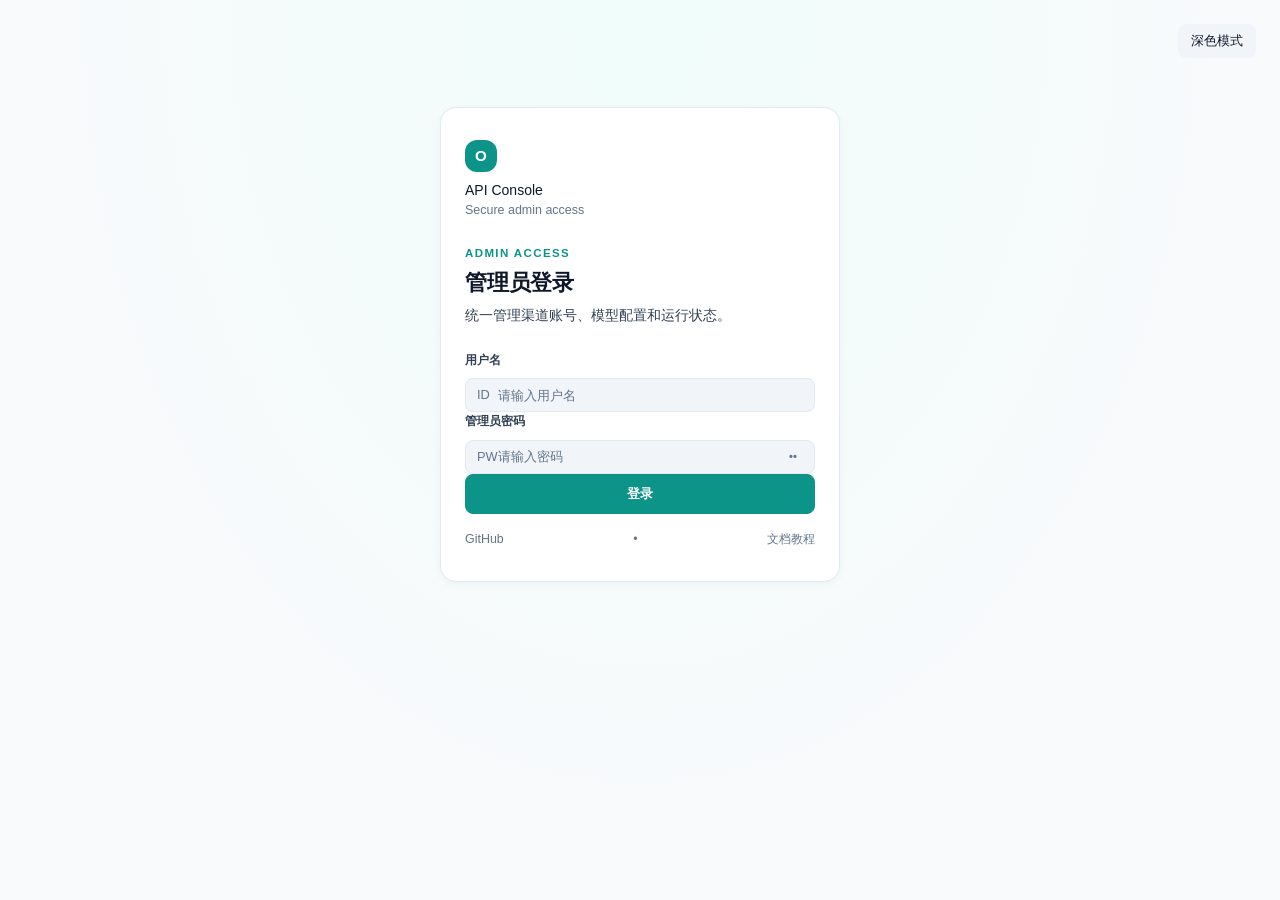
<file: web/static/login.html>
<!DOCTYPE html>
<html lang="zh-CN">
<head>
    <meta charset="UTF-8">
    <meta name="viewport" content="width=device-width, initial-scale=1.0">
    <title>管理登录 - API Console</title>
    <script src="js/theme.js?v=__ASSET_VERSION__"></script>
    <!-- Use the refined main.css -->
    <link rel="stylesheet" href="css/main.css?v=__ASSET_VERSION__">
</head>
<body class="login-body">
    <button class="btn login-theme-toggle" type="button" data-theme-toggle><span data-theme-label>深色模式</span></button>
    <div class="login-card">
        <div class="login-brand">
            <div class="logo">O</div>
            <div>
                <div class="title">API Console</div>
                <div class="login-brand-subtitle">Secure admin access</div>
            </div>
        </div>

        <div class="login-hero">
            <div class="login-kicker">Admin access</div>
            <h1>管理员登录</h1>
            <p>统一管理渠道账号、模型配置和运行状态。</p>
        </div>

        <form id="loginForm">
            <div class="form-group">
                <label class="form-label">用户名</label>
                <div class="input-wrapper">
                    <span class="input-icon">ID</span>
                    <input type="text" id="username" class="form-input" placeholder="请输入用户名" required autocomplete="username">
                </div>
            </div>

            <div class="form-group">
                <label class="form-label">管理员密码</label>
                <div class="input-wrapper">
                    <span class="input-icon">PW</span>
                    <input type="password" id="password" class="form-input" placeholder="请输入密码" required autocomplete="current-password">
                    <button type="button" class="btn-icon password-toggle" id="passwordToggle" aria-label="切换密码可见性">••</button>
                </div>
            </div>

            <button type="submit" class="btn btn-primary login-submit" id="loginBtn">
                <div class="loading-spinner" id="spinner" style="display: none; width: 18px; height: 18px; border: 2px solid rgba(255,255,255,0.3); border-top-color: white; border-radius: 50%; animation: spin 0.8s linear infinite;"></div>
                <span>登录</span>
            </button>
        </form>

        <div class="login-links">
            <a href="https://github.com/zhangdailin/Orchids-2api" target="_blank">GitHub</a>
            <span>•</span>
            <a href="https://github.com/zhangdailin/Orchids-2api#文档" target="_blank">文档教程</a>
        </div>
    </div>

    <!-- Toast Notification -->
    <div id="toast" class="toast">
        <span class="toast-mark">ER</span>
        <span id="toastMessage">登录失败，请检查账号密码</span>
    </div>

    <script>
        const form = document.getElementById('loginForm');
        const loginBtn = document.getElementById('loginBtn');
        const spinner = document.getElementById('spinner');
        const passwordInput = document.getElementById('password');
        const passwordToggle = document.getElementById('passwordToggle');
        const toast = document.getElementById('toast');
        const toastMessage = document.getElementById('toastMessage');

        passwordToggle.addEventListener('click', () => {
            const type = passwordInput.getAttribute('type') === 'password' ? 'text' : 'password';
            passwordInput.setAttribute('type', type);
            passwordToggle.textContent = type === 'password' ? '••' : 'ON';
        });

        function showToast(msg) {
            toastMessage.textContent = msg;
            toast.classList.add('show');
            setTimeout(() => {
                toast.classList.remove('show');
            }, 3000);
        }

        form.addEventListener('submit', async (e) => {
            e.preventDefault();

            const username = document.getElementById('username').value;
            const password = passwordInput.value;

            // UI loading state
            loginBtn.disabled = true;
            spinner.style.display = 'block';
            loginBtn.querySelector('span').textContent = '正在登录...';

            try {
                const response = await fetch('/api/login', {
                    method: 'POST',
                    headers: { 'Content-Type': 'application/json' },
                    body: JSON.stringify({ username, password })
                });

                if (response.ok) {
                    window.location.href = './';
                } else {
                    const error = await response.text();
                    showToast(error || '登录失败，请重试');
                }
            } catch (err) {
                showToast('网络连接失败');
            } finally {
                loginBtn.disabled = false;
                spinner.style.display = 'none';
                loginBtn.querySelector('span').textContent = '登录';
            }
        });
    </script>
</body>
</html>
</file>
<file: web/static/css/main.css>
/* API Console: main.css */
.responsive-table td { overflow-wrap: anywhere; }
@media (max-width: 640px) {
  .table-wrap:has(.responsive-table) { overflow: visible; }
  .responsive-table, .table-wrap .responsive-table { display: block; width: 100%; min-width: 0; table-layout: auto; }
  .responsive-table thead { position: absolute; width: 1px; height: 1px; overflow: hidden; clip-path: inset(50%); }
  .responsive-table tbody { display: grid; gap: var(--space-3); }
  .responsive-table tbody tr { display: grid; grid-template-columns: repeat(2, minmax(0, 1fr)); padding: var(--space-4); border: 1px solid var(--border-color); border-radius: var(--radius-lg); background: var(--surface-1); }
  .table-wrap .responsive-table tbody td, .responsive-table tbody td { display: flex; flex-direction: column; gap: var(--space-1); width: auto; min-width: 0; max-width: none; padding: var(--space-2); border: 0; white-space: normal; text-align: left; align-items: flex-start; }
  .responsive-table td::before { content: attr(data-label); color: var(--text-muted); font-size: 0.74rem; }
  .responsive-table td[data-label=""]::before { display: none; }
  .responsive-table .col-token, .responsive-table .col-model, .responsive-table .col-actions, .responsive-table td[data-label="Token"], .responsive-table td[data-label="访问策略"], .responsive-table td[data-label="操作"] { grid-column: 1 / -1; }
}
:root {
  color-scheme: light;
  --bg-app: #f8fafc;
  --surface-1: #ffffff;
  --surface-2: #f1f5f9;
  --surface-3: #e2e8f0;
  --bg-inset: #f1f5f9;
  --bg-sidebar: #ffffff;
  --text-main: #0f172a;
  --text-soft: #334155;
  --text-secondary: #475569;
  --text-muted: #64748b;
  --text-faint: #64748b;
  --text-on-accent: #ffffff;
  --accent: #0d9488;
  --accent-strong: #0f766e;
  --accent-soft: #f0fdfa;
  --accent-line: #99f6e4;
  --ok: #15803d;
  --ok-soft: #f0fdf4;
  --warn: #a16207;
  --warn-soft: #fffbeb;
  --bad: #be123c;
  --bad-soft: #fff1f2;
  --info: #2563eb;
  --info-soft: #eff6ff;
  --idle: #64748b;
  --idle-soft: #f1f5f9;
  --accent-purple: #7c3aed;
  --accent-green: var(--ok);
  --border-color: #e2e8f0;
  --border-strong: #cbd5e1;
  --shadow-md: 0 2px 8px rgba(15, 23, 42, 0.04);
  --shadow-lg: 0 20px 60px rgba(15, 23, 42, 0.12);
  --shadow-glow: 0 0 0 3px rgba(20, 184, 166, 0.16);


  --space-1: 4px;
  --space-2: 8px;
  --space-3: 12px;
  --space-4: 16px;
  --space-5: 20px;
  --space-6: 24px;
  --space-8: 32px;
  --space-10: 40px;


  --radius-sm: 8px;
  --radius-md: 12px;
  --radius-lg: 16px;
  --radius-pill: 999px;


  --control-h: 34px;
  --control-h-sm: 28px;
  --control-h-lg: 40px;


  --sidebar-w: clamp(248px, calc(3.6vw + 196px), 288px);


  --content-max: min(3200px, calc(100% - var(--sidebar-w)));

  --font-sans: -apple-system, BlinkMacSystemFont, 'Segoe UI', 'PingFang SC', 'Microsoft YaHei', sans-serif;
  --font-mono: ui-monospace, SFMono-Regular, 'JetBrains Mono', 'Cascadia Mono', Consolas, monospace;

  --transition: 140ms ease;
  --z-sidebar: 60;
  --z-overlay: 70;
  --z-drawer: 80;
  --z-modal: 90;
  --z-toast: 100;
}

:root[data-theme="dark"] {
  color-scheme: dark;
  --bg-app: #0f172a;
  --surface-1: #182235;
  --surface-2: #1e293b;
  --surface-3: #334155;
  --bg-inset: #111c2e;
  --bg-sidebar: #131d30;
  --text-main: #f1f5f9;
  --text-soft: #cbd5e1;
  --text-secondary: #a8b7cb;
  --text-muted: #94a3b8;
  --text-faint: #94a3b8;
  --accent: #2dd4bf;
  --accent-strong: #5eead4;
  --accent-soft: rgba(45, 212, 191, 0.12);
  --accent-line: rgba(45, 212, 191, 0.3);
  --text-on-accent: #042f2e;
  --ok: #4ade80;
  --ok-soft: rgba(74, 222, 128, 0.12);
  --warn: #fbbf24;
  --warn-soft: rgba(251, 191, 36, 0.12);
  --bad: #fb7185;
  --bad-soft: rgba(251, 113, 133, 0.12);
  --info: #60a5fa;
  --info-soft: rgba(96, 165, 250, 0.12);
  --idle: #94a3b8;
  --idle-soft: rgba(148, 163, 184, 0.12);
  --accent-purple: #c4b5fd;
  --border-color: #2a374b;
  --border-strong: #40516b;
  --shadow-md: 0 2px 8px rgba(0, 0, 0, 0.12);
  --shadow-lg: 0 20px 60px rgba(0, 0, 0, 0.3);
}

@media (min-width: 901px) {
:root.sidebar-collapsed { --sidebar-w: 72px; }

.sidebar-collapsed .sidebar-brand-text,
.sidebar-collapsed .sidebar-link > span:last-child,
.sidebar-collapsed .sidebar-footer-stats,
.sidebar-collapsed .sidebar-tool-label,
.sidebar-collapsed .sidebar-logout > span:last-child { display: none; }

.sidebar-collapsed .sidebar-header,
.sidebar-collapsed .sidebar-link { justify-content: center; }

.sidebar-collapsed .sidebar-tools { grid-template-columns: 1fr; }
}

.sidebar-tools { display: grid; grid-template-columns: 1fr auto; gap: 8px; margin-bottom: 12px; }

.sidebar-tools .btn { min-width: 0; gap: 8px; }

.sidebar-tool-icon { font-size: 18px; line-height: 1; }

.mobile-theme-toggle { margin-left: auto; }

.login-theme-toggle { position: fixed; top: 24px; right: 24px; }

@media (max-width: 900px) {
[data-sidebar-collapse] { display: none; }
}

*,
*::before,
*::after {
  box-sizing: border-box;
}

* {
  margin: 0;
  padding: 0;
}

[hidden] {
  display: none !important;
}

html {
  -webkit-text-size-adjust: 100%;
}

body {
  display: flex;
  min-height: 100vh;
  background: var(--bg-app);
  color: var(--text-main);
  font-family: var(--font-sans);
  font-size: 14px;
  line-height: 1.55;
  -webkit-font-smoothing: antialiased;
}

a {
  color: inherit;
  text-decoration: none;
}

h1,
h2,
h3,
h4 {
  font-weight: 650;
  line-height: 1.25;
  letter-spacing: -0.01em;
}

h1 { font-size: 1.35rem; }

h2 { font-size: 1rem; }

h3 { font-size: 0.94rem; }

p { color: var(--text-soft); }

ul,
ol { list-style: none; }

img,
svg { display: block; max-width: 100%; }

code,
pre,
.key-display {
  font-family: var(--font-mono);
}

:focus-visible {
  outline: 2px solid var(--accent);
  outline-offset: 2px;
}

::selection {
  background: var(--accent-soft);
  color: var(--text-main);
}

::-webkit-scrollbar { width: 10px; height: 10px; }

::-webkit-scrollbar-track { background: transparent; }

::-webkit-scrollbar-thumb {
  background: rgba(148, 163, 184, 0.28);
  border: 3px solid transparent;
  background-clip: content-box;
  border-radius: var(--radius-pill);
}

::-webkit-scrollbar-thumb:hover { background: rgba(148, 163, 184, 0.45); background-clip: content-box; }

body::before,
.blob {
  display: none !important;
}

.sidebar {
  position: fixed;
  inset: 0 auto 0 0;
  z-index: var(--z-sidebar);
  display: flex;
  flex-direction: column;
  width: var(--sidebar-w);
  padding: var(--space-4) var(--space-3) var(--space-3);
  background: var(--bg-sidebar);
  border-right: 1px solid var(--border-color);
  overflow-y: auto;
}

.sidebar-header {
  display: flex;
  align-items: center;
  gap: var(--space-3);
  padding: var(--space-2) var(--space-2) var(--space-4);
}

.logo {
  flex: none;
  display: grid;
  place-items: center;
  width: 32px;
  height: 32px;
  border-radius: var(--radius-md);
  background: var(--accent);
  color: var(--text-on-accent);
  font-weight: 800;
  font-size: 0.95rem;
}

.sidebar-brand-text { min-width: 0; }

.sidebar-header .title,
.mobile-topbar-brand .title {
  color: var(--text-main);
  font-size: 0.95rem;
  font-weight: 700;
  letter-spacing: -0.01em;
}

.sidebar-subtitle {
  color: var(--text-muted);
  font-size: 0.72rem;
  letter-spacing: 0.04em;
  text-transform: uppercase;
}

.sidebar-menu {
  display: flex;
  flex-direction: column;
  gap: 2px;
}

.sidebar-item { display: block; }

.sidebar-link {
  display: flex;
  align-items: center;
  gap: var(--space-3);
  padding: 11px 12px;
  border-radius: var(--radius-sm);
  color: var(--text-secondary);
  font-size: 0.86rem;
  font-weight: 500;
  transition: background var(--transition), color var(--transition);
}

.sidebar-link:hover {
  background: var(--surface-2);
  color: var(--text-main);
}

.sidebar-link.active {
  background: var(--accent-soft);
  color: var(--accent);
  font-weight: 650;
}

.nav-glyph {
  flex: none;
  display: grid;
  place-items: center;
  width: 20px;
  height: 20px;
  border-radius: var(--radius-sm);
  color: currentColor;
  font-size: 0.62rem;
  font-weight: 700;
}

.nav-glyph svg {
  width: 16px;
  height: 16px;
  fill: none;
  stroke: currentColor;
  stroke-width: 1.7;
  stroke-linecap: round;
  stroke-linejoin: round;
}

.nav-glyph-small { width: 16px; height: 16px; }

.sidebar-footer {
  margin-top: auto;
  padding-top: var(--space-4);
  border-top: 1px solid var(--border-color);
}

.sidebar-footer-stats {
  display: grid;
  grid-template-columns: repeat(3, minmax(0, 1fr));
  gap: var(--space-2);
  margin-bottom: var(--space-3);
}

.footer-stat-item {
  display: flex;
  flex-direction: column;
  gap: 2px;
  padding: var(--space-2);
  border-radius: var(--radius-sm);
  background: var(--surface-1);
}

.footer-stat-label { color: var(--text-muted); font-size: 0.7rem; }

.footer-stat-value { font-variant-numeric: tabular-nums; font-size: 0.95rem; font-weight: 650; }

.footer-stat-value.normal { color: var(--ok); }

.footer-stat-value.abnormal { color: var(--bad); }

.sidebar-logout {
  width: 100%;
  justify-content: center;
}

.mobile-topbar {
  display: none;
  position: fixed;
  inset: 0 0 auto 0;
  z-index: var(--z-overlay);
  align-items: center;
  gap: var(--space-3);
  height: 56px;
  padding: 0 var(--space-4);
  background: var(--bg-sidebar);
  border-bottom: 1px solid var(--border-color);
  backdrop-filter: blur(12px);
}

.mobile-topbar-brand { display: flex; align-items: center; gap: var(--space-3); }

.mobile-menu-btn {
  display: grid;
  gap: var(--space-1);
  width: 36px;
  height: 36px;
  padding: 9px;
  border: 1px solid var(--border-color);
  border-radius: var(--radius-sm);
  background: var(--surface-2);
  cursor: pointer;
}

.mobile-menu-btn span {
  display: block;
  height: 2px;
  border-radius: var(--radius-pill);
  background: var(--text-soft);
}

.sidebar-overlay {
  display: none;
  position: fixed;
  inset: 0;

  z-index: calc(var(--z-sidebar) - 1);
  background: rgba(3, 6, 12, 0.6);
}

.sidebar-overlay.active { display: block; }

.main-content {
  flex: 1;
  min-width: 0;
  width: 100%;
  max-width: var(--content-max);
  margin: 0 0 0 var(--sidebar-w);
  padding: var(--space-8) var(--space-8) var(--space-10);
  animation: none;
}

.header-section {
  display: flex;
  flex-wrap: wrap;
  align-items: flex-end;
  justify-content: space-between;
  gap: var(--space-4) var(--space-6);
  margin-bottom: var(--space-5);
}

.header-section > div:first-child {
  flex: 0 1 auto;
  min-width: max-content;
}

.header-section h1 {
  margin-bottom: var(--space-1);
  font-size: 1.5rem;
  font-weight: 700;
  white-space: nowrap;
}

.header-section p,
.page-sub {
  max-width: 76ch;
  color: var(--text-secondary);
  font-size: 0.86rem;
}

.page-actions {
  display: flex;
  flex-wrap: wrap;
  align-items: center;
  gap: var(--space-2);
  flex: 0 0 auto;
  margin-left: auto;
}

.btn,
.btn-primary,
.btn-secondary,
.btn-outline,
.btn-neutral,
.btn-danger,
.btn-danger-outline,
.btn-save,
.btn-page,
.btn-icon,
.action-icon,
.panel-close-btn {
  display: inline-flex;
  align-items: center;
  justify-content: center;
  gap: var(--space-2);
  height: var(--control-h);
  padding: 0 var(--space-3);
  border: 1px solid transparent;
  border-radius: var(--radius-sm);
  background: var(--surface-2);
  color: var(--text-main);
  font-family: inherit;
  font-size: 0.82rem;
  font-weight: 550;
  line-height: 1;
  white-space: nowrap;
  cursor: pointer;
  transition: background var(--transition), border-color var(--transition), color var(--transition), opacity var(--transition);
}

.btn:hover,
.btn-secondary:hover,
.btn-outline:hover,
.btn-neutral:hover,
.btn-icon:hover,
.action-icon:hover,
.panel-close-btn:hover {
  background: var(--surface-3);
  border-color: var(--border-strong);
}

.btn:disabled,
.btn[disabled],
.btn.is-loading {
  opacity: 0.45;
  cursor: not-allowed;
}

.btn-primary,
.btn-save {
  background: var(--accent);
  border-color: var(--accent);
  color: var(--text-on-accent);
  font-weight: 650;
}

.btn-primary:hover,
.btn-save:hover {
  background: var(--accent-strong);
  border-color: var(--accent-strong);
  color: var(--text-on-accent);
}

.btn-outline {
  background: transparent;
  border-color: var(--border-strong);
  color: var(--text-soft);
}

.btn-neutral { background: var(--surface-3); }

.btn-danger {
  background: var(--bad-soft);
  border-color: rgba(251, 113, 133, 0.4);
  color: var(--bad);
}

.btn-danger:hover {
  background: rgba(251, 113, 133, 0.22);
  color: var(--bad);
}

.btn-danger-outline {
  background: transparent;
  border-color: rgba(251, 113, 133, 0.45);
  color: var(--bad);
}

.btn-sm { height: var(--control-h-sm); padding: 0 var(--space-2); font-size: 0.78rem; }

.btn-icon,
.action-icon,
.panel-close-btn {
  width: var(--control-h);
  padding: 0;
  background: transparent;
  border-color: var(--border-color);
  color: var(--text-secondary);
}

.panel-close-btn { width: var(--control-h-sm); height: var(--control-h-sm); }

.btn-page,
.tab-item,
.filter-tabs .tab-item {
  height: var(--control-h-sm);
  padding: 0 var(--space-3);
  border-radius: var(--radius-pill);
  border: 1px solid var(--border-color);
  background: transparent;
  color: var(--text-secondary);
  font-size: 0.78rem;
  font-weight: 550;
}

.btn-page:hover,
.tab-item:hover {
  border-color: var(--border-strong);
  color: var(--text-main);
  background: var(--surface-2);
}

.tab-item.active,
.tab-item.is-active,
.btn-page-current {
  background: var(--accent-soft);
  border-color: var(--accent-line);
  color: var(--accent);
  font-weight: 650;
}

.btn-page-current { cursor: default; }

input,
select,
textarea,
.form-input {
  width: 100%;
  min-height: var(--control-h);
  padding: 0 var(--space-3);
  border: 1px solid var(--border-color);
  border-radius: var(--radius-sm);
  background: var(--bg-inset);
  color: var(--text-main);
  font-family: inherit;
  font-size: 0.84rem;
  transition: border-color var(--transition), box-shadow var(--transition);
}

textarea {
  min-height: 96px;
  padding: var(--space-3);
  line-height: 1.6;
  resize: vertical;
}

input::placeholder,
textarea::placeholder { color: var(--text-faint); }

input:focus,
select:focus,
textarea:focus,
.form-input:focus {
  outline: none;
  border-color: var(--accent-line);
  box-shadow: var(--shadow-glow);
}

input:disabled,
select:disabled,
textarea:disabled {
  opacity: 0.55;
  cursor: not-allowed;
}

select {
  appearance: none;
  padding-right: var(--space-8);
  background-image: linear-gradient(45deg, transparent 50%, var(--text-muted) 50%),
    linear-gradient(135deg, var(--text-muted) 50%, transparent 50%);
  background-position: calc(100% - 18px) 50%, calc(100% - 13px) 50%;
  background-size: 5px 5px, 5px 5px;
  background-repeat: no-repeat;
  cursor: pointer;
}

select option { background: var(--surface-3); color: var(--text-main); }

input[type="checkbox"],
input[type="radio"],
.row-checkbox {
  width: 16px;
  height: 16px;
  min-height: 0;
  padding: 0;
  accent-color: var(--accent);
  cursor: pointer;
}

.row-checkbox { vertical-align: middle; }

input[type="range"] {
  min-height: 0;
  padding: 0;
  border: 0;
  background: transparent;
  accent-color: var(--accent);
}

.compact-select {
  min-width: 108px;
  min-height: var(--control-h-sm);
  font-size: 0.78rem;
  width: auto;
}

.form-group { display: flex; flex-direction: column; gap: var(--space-2); }

.form-label {
  display: flex;
  align-items: center;
  gap: var(--space-2);
  color: var(--text-soft);
  font-size: 0.78rem;
  font-weight: 600;
}

.form-row {
  display: grid;
  grid-template-columns: minmax(160px, 240px) minmax(0, 1fr);
  gap: var(--space-4);
  align-items: start;
}

.input-wrapper {
  position: relative;
  display: flex;
  align-items: center;
}

.input-wrapper .input-icon {
  position: absolute;
  left: var(--space-3);
  display: grid;
  place-items: center;
  color: var(--text-faint);
  font-size: 0.8rem;
  pointer-events: none;
}

.input-wrapper .input-icon ~ input { padding-left: var(--space-8); }

.password-toggle {
  position: absolute;
  right: var(--space-2);
  display: grid;
  place-items: center;
  width: var(--control-h-sm);
  height: var(--control-h-sm);
  border: 0;
  border-radius: var(--radius-sm);
  background: transparent;
  color: var(--text-muted);
  font-size: 0.7rem;
  cursor: pointer;
}

.password-toggle:hover { color: var(--text-main); background: var(--surface-2); }

.toggle {
  position: relative;
  display: inline-flex;
  align-items: center;
  width: 38px;
  height: 22px;
  flex: none;
  border-radius: var(--radius-pill);
  background: var(--surface-3);
  border: 1px solid var(--border-strong);
  cursor: pointer;
  transition: background var(--transition), border-color var(--transition);
}

.toggle-slider {
  position: absolute;
  top: 2px;
  left: 2px;
  width: 16px;
  height: 16px;
  border-radius: 50%;
  background: var(--text-soft);
  transition: transform var(--transition), background var(--transition);
}

.toggle.active .toggle-slider {
  transform: translateX(16px);
  background: var(--text-on-accent);
}

.toggle:has(input:checked),
.toggle.active {
  background: var(--accent);
  border-color: var(--accent);
}

.toggle:has(input:checked) .toggle-slider {
  transform: translateX(16px);
  background: var(--text-on-accent);
}

.toggle input { position: absolute; opacity: 0; pointer-events: none; }

.advanced-settings {
  border: 1px solid var(--border-color);
  border-radius: var(--radius-md);
  background: var(--surface-1);
  overflow: hidden;
}

.advanced-settings > summary {
  padding: var(--space-3) var(--space-4);
  color: var(--text-soft);
  font-size: 0.8rem;
  font-weight: 600;
  cursor: pointer;
  list-style: none;
}

.advanced-settings > summary::-webkit-details-marker { display: none; }

.advanced-settings > summary::before {
  content: "＋";
  margin-right: var(--space-2);
  color: var(--text-muted);
}

.advanced-settings[open] > summary::before { content: "－"; }

.advanced-settings[open] > summary { border-bottom: 1px solid var(--border-color); }

.advanced-settings .advanced-body { padding: var(--space-4); }

.content-card,
.doc-callout,
.doc-table-wrap {
  border: 1px solid var(--border-color);
  border-radius: var(--radius-lg);
  background: var(--surface-1);
  box-shadow: none;
}

.content-card { overflow: hidden; }

.card-head {
  display: flex;
  flex-wrap: wrap;
  align-items: center;
  justify-content: space-between;
  gap: var(--space-3);
  padding: var(--space-4) var(--space-5);
  border-bottom: 1px solid var(--border-color);
}

.card-head h2 {
  font-size: 0.92rem;
  font-weight: 650;
}

.stat-icon.total { background: var(--info-soft); color: var(--info); }

.stat-icon.selected { background: rgba(167, 139, 250, 0.14); color: var(--accent-purple); }

.modal-close {
  display: grid;
  place-items: center;
  width: var(--control-h);
  height: var(--control-h);
  border: 0;
  border-radius: var(--radius-sm);
  background: transparent;
  color: var(--text-muted);
  font-size: 1.15rem;
  line-height: 1;
  cursor: pointer;
}

.modal-close:hover { background: var(--surface-3); color: var(--text-main); }

.hint,
.helper-text {
  color: var(--text-muted);
  font-size: 0.75rem;
  line-height: 1.6;
}

.stats-grid {
  display: grid;
  grid-template-columns: repeat(auto-fit, minmax(200px, 1fr));
  gap: var(--space-3);
  margin-bottom: var(--space-5);
}

.stat-card {
  display: flex;
  align-items: flex-end;
  justify-content: space-between;
  gap: var(--space-3);
  min-height: 92px;
  padding: var(--space-4);
  border: 1px solid var(--border-color);
  border-radius: var(--radius-lg);
  background: var(--surface-1);
}

.stat-card::after { content: none; }

.stat-info,
.form-row-control {
  display: flex;
  flex-direction: column;
  gap: var(--space-2);
  min-width: 0;
}

.stat-info .label {
  color: var(--text-muted);
  font-size: 0.74rem;
  font-weight: 550;
  letter-spacing: 0.01em;
}

.stat-info .value {
  color: var(--text-main);
  font-size: 1.6rem;
  font-weight: 700;
  font-variant-numeric: tabular-nums;
  letter-spacing: -0.02em;
  line-height: 1.1;
}

.stat-icon {
  display: grid;
  place-items: center;
  width: 28px;
  height: 28px;
  flex: none;
  border-radius: var(--radius-sm);
  background: var(--surface-3);
  color: var(--text-secondary);
  font-size: 0.66rem;
  font-weight: 700;
}

.stat-icon svg {
  width: 16px;
  height: 16px;
  fill: none;
  stroke: currentColor;
  stroke-width: 1.8;
  stroke-linecap: round;
  stroke-linejoin: round;
}

.metric-positive { color: var(--ok); }

.metric-negative { color: var(--bad); }

.metric-accent { color: var(--accent); }

.table-wrap,
.doc-table-wrap {
  width: 100%;
  overflow-x: auto;
}

table {
  width: 100%;
  border-collapse: separate;
  border-spacing: 0;
  font-size: 0.83rem;
}

table thead th {
  position: sticky;
  top: 0;
  z-index: 2;
  padding: var(--space-3) var(--space-4);
  border-bottom: 1px solid var(--border-strong);
  background: var(--surface-2);
  color: var(--text-muted);
  font-size: 0.74rem;
  font-weight: 600;
  text-align: left;
  white-space: nowrap;
}

table tbody td {
  padding: var(--space-3) var(--space-4);
  border-bottom: 1px solid var(--border-color);
  color: var(--text-soft);
  vertical-align: middle;
}

table tbody tr:hover td { background: var(--surface-2); }

table tbody tr:last-child td { border-bottom: 0; }

.table-empty-cell {
  padding: var(--space-8) var(--space-4);
  color: var(--text-muted);
  text-align: center;
}

.col-check { width: 40px; text-align: center; }

.col-actions { width: 120px; text-align: right; white-space: nowrap; }

.col-model { min-width: 220px; }

.col-status { width: 120px; }

.col-sort,
.col-toggle { width: 90px; }

.col-token { max-width: 260px; }

.pagination-shell {
  display: flex;
  flex-wrap: wrap;
  align-items: center;
  justify-content: space-between;
  gap: var(--space-3);
  padding: var(--space-3) var(--space-4);
  border-top: 1px solid var(--border-color);
  background: var(--surface-1);
}

.pagination-controls { display: flex; align-items: center; gap: var(--space-2); }

.pagination-info { color: var(--text-muted); font-size: 0.76rem; }

.badge,
.tag,
.mini-badge,
.protocol-tag {
  display: inline-flex;
  align-items: center;
  gap: var(--space-1);
  height: 22px;
  padding: 0 var(--space-2);
  border: 1px solid var(--border-color);
  border-radius: var(--radius-pill);
  background: var(--idle-soft);
  color: var(--text-soft);
  font-size: 0.72rem;
  font-weight: 600;
  line-height: 1;
  white-space: nowrap;
}

.is-ok,
.tag.is-ok { color: var(--ok); border-color: rgba(74, 222, 155, 0.35); background: var(--ok-soft); }

.is-warn,
.is-warning { color: var(--warn); border-color: rgba(245, 194, 100, 0.35); background: var(--warn-soft); }

.is-bad,
.is-error,
.warning-text { color: var(--bad); border-color: rgba(251, 113, 133, 0.35); background: var(--bad-soft); }

.is-info { color: var(--info); border-color: rgba(108, 182, 255, 0.35); background: var(--info-soft); }

.is-idle,
.is-loading { color: var(--idle); border-color: var(--border-strong); background: var(--idle-soft); }

.badge-grok,
.badge-workbuddy,
.badge-qoder,
.badge-cline,
.protocol-tag-claude,
.protocol-tag-openai {
  font-family: var(--font-mono);
  font-size: 0.7rem;
  letter-spacing: 0.02em;
}

.badge-grok { color: var(--accent); border-color: var(--accent-line); background: var(--accent-soft); }

.badge-workbuddy { color: var(--ok); border-color: rgba(74, 222, 155, 0.35); background: var(--ok-soft); }

.badge-qoder { color: var(--warn); border-color: rgba(251, 191, 36, 0.35); background: rgba(251, 191, 36, 0.14); }

.badge-cline { color: var(--accent-purple); border-color: rgba(167, 139, 250, 0.35); background: rgba(167, 139, 250, 0.14); }

.key-display {
  display: block;
  max-width: 100%;
  overflow: hidden;
  color: var(--text-muted);
  font-size: 0.74rem;
  text-overflow: ellipsis;
  white-space: nowrap;
}

.filter-tabs,
.platform-tabs {
  display: flex;
  flex-wrap: wrap;
  align-items: center;
  gap: var(--space-2);
  padding: 0;
  border: 0;
  background: transparent;
}

.modal {
  display: none;
  position: fixed;
  inset: 0;
  z-index: var(--z-modal);
  align-items: center;
  justify-content: center;
  padding: var(--space-6);
  background: rgba(3, 6, 12, 0.7);
  backdrop-filter: blur(3px);
}

.modal.active { display: flex; }

.modal-content {
  display: flex;
  flex-direction: column;
  width: 100%;
  max-width: 620px;
  max-height: 88vh;
  border: 1px solid var(--border-strong);
  border-radius: var(--radius-lg);
  background: var(--surface-2);
  box-shadow: var(--shadow-lg);
  overflow: hidden;
}

.modal-content-sm { max-width: 420px; }

.modal-content-md { max-width: 620px; }

.modal-content-lg { max-width: 880px; }

.modal-title { font-size: 0.98rem; font-weight: 650; }

.modal-body,
.modal-scroll {
  padding: var(--space-5);
  overflow-y: auto;
}

.modal-actions {
  display: flex;
  justify-content: flex-end;
  gap: var(--space-2);
  padding: var(--space-4) var(--space-5);
  border-top: 1px solid var(--border-color);
}

.modal-submit { width: 100%; margin-top: var(--space-4); }

.modal-field-note { margin-top: var(--space-2); line-height: 1.5; }

.modal-intro { margin-bottom: var(--space-4); color: var(--text-secondary); }

.modal-confirm-text { margin-bottom: var(--space-5); }

.textarea-resizable { resize: vertical; }

.drawer {
  position: fixed;
  inset: 0 0 0 auto;
  z-index: var(--z-drawer);
  display: flex;
  flex-direction: column;
  width: min(560px, 100vw);
  background: var(--surface-2);
  border-left: 1px solid var(--border-strong);
  box-shadow: var(--shadow-lg);
  transform: translateX(100%);
  transition: transform 180ms ease;
}

.drawer.is-open { transform: translateX(0); }

.drawer-head,
.modal-header {
  display: flex;
  align-items: center;
  justify-content: space-between;
  gap: var(--space-3);
  padding: var(--space-4) var(--space-5);
  border-bottom: 1px solid var(--border-color);
}

.drawer-body { flex: 1; padding: var(--space-5); overflow-y: auto; }

.drawer-backdrop {
  position: fixed;
  inset: 0;
  z-index: calc(var(--z-drawer) - 1);
  display: none;
  background: rgba(3, 6, 12, 0.55);
}

.drawer-backdrop.is-open { display: block; }

.toast-container {
  position: fixed;
  top: var(--space-5);
  right: var(--space-5);
  z-index: var(--z-toast);
  display: flex;
  flex-direction: column;
  gap: var(--space-2);
  pointer-events: none;
}

.toast {
  display: flex;
  align-items: center;
  gap: var(--space-3);
  min-width: 240px;
  max-width: 420px;
  padding: var(--space-3) var(--space-4);
  border: 1px solid var(--border-strong);
  border-left: 3px solid var(--accent);
  border-radius: var(--radius-md);
  background: var(--surface-3);
  box-shadow: var(--shadow-md);
  color: var(--text-main);
  font-size: 0.82rem;
  opacity: 0;
  transform: translateY(-6px);
  transition: opacity var(--transition), transform var(--transition);
}

.toast.show { opacity: 1; transform: translateY(0); }

.toast[data-type="error"] { border-left-color: var(--bad); }

.toast[data-type="info"] { border-left-color: var(--info); }

.toast-mark {
  display: grid;
  place-items: center;
  width: 20px;
  height: 20px;
  flex: none;
  border-radius: 50%;
  background: var(--accent-soft);
  color: var(--accent);
  font-size: 0.66rem;
  font-weight: 700;
}

.toast[data-type="error"] .toast-mark { background: var(--bad-soft); color: var(--bad); }

.toast-message { min-width: 0; }

.empty-state,
.empty-state-panel {
  display: flex;
  flex-direction: column;
  align-items: center;
  gap: var(--space-2);
  padding: var(--space-8) var(--space-4);
  text-align: center;
}

.empty-state-panel { border-radius: var(--radius-md); background: var(--surface-1); }

.empty-state-mark {
  display: grid;
  place-items: center;
  width: 40px;
  height: 40px;
  border-radius: var(--radius-md);
  background: var(--surface-3);
  color: var(--text-muted);
  font-size: 0.78rem;
  font-weight: 700;
}

.empty-state p { color: var(--text-muted); font-size: 0.8rem; }

.skeleton-line {
  border-radius: var(--radius-sm);
  background: linear-gradient(90deg, var(--surface-2) 25%, var(--surface-3) 37%, var(--surface-2) 63%);
  background-size: 400% 100%;
  animation: skeleton-shimmer 1.4s ease-in-out infinite;
  height: 12px;
  margin-bottom: var(--space-2);
}

.skeleton-line.w-40 { width: 40%; }

.skeleton-line.w-70 { width: 70%; }

@keyframes skeleton-shimmer {
  from { background-position: 100% 50%; }
  to { background-position: 0 50%; }
}

.loading-spinner {
  display: inline-block;
  width: 16px;
  height: 16px;
  border: 2px solid var(--border-strong);
  border-top-color: var(--accent);
  border-radius: 50%;
  animation: spin 0.8s linear infinite;
}

@keyframes spin { to { transform: rotate(360deg); } }

.warning-box {
  padding: var(--space-3) var(--space-4);
  border: 1px solid rgba(245, 194, 100, 0.35);
  border-left: 3px solid var(--warn);
  border-radius: var(--radius-md);
  background: var(--warn-soft);
  color: var(--text-main);
  font-size: 0.8rem;
}

.sticky-actions {
  position: sticky;
  bottom: 0;
  z-index: 5;
  display: flex;
  align-items: center;
  justify-content: space-between;
  gap: var(--space-3);
  margin-top: var(--space-5);
  padding: var(--space-3) var(--space-4);
  border: 1px solid var(--border-strong);
  border-radius: var(--radius-md);
  background: var(--surface-1);
  backdrop-filter: blur(10px);
}

.unsaved-dot {
  display: inline-flex;
  align-items: center;
  gap: var(--space-2);
  color: var(--warn);
  font-size: 0.78rem;
}

.unsaved-dot::before {
  content: "";
  width: 8px;
  height: 8px;
  border-radius: 50%;
  background: var(--warn);
}

.login-body {
  display: grid;
  place-items: center;
  min-height: 100vh;
  padding: var(--space-6);
  background: radial-gradient(ellipse at top, var(--accent-soft), var(--bg-app) 65%);
}

.login-card {
  width: 100%;
  max-width: 400px;
  padding: var(--space-8) var(--space-6);
  border: 1px solid var(--border-color);
  border-radius: var(--radius-lg);
  background: var(--surface-1);
  box-shadow: var(--shadow-md);
}

.login-hero,
.login-brand { display: flex; flex-direction: column; gap: var(--space-2); margin-bottom: var(--space-6); }

.login-kicker { color: var(--accent); font-size: 0.72rem; font-weight: 700; letter-spacing: 0.12em; text-transform: uppercase; }

.login-brand-subtitle,
.login-links { color: var(--text-muted); font-size: 0.78rem; }

.login-links { margin-top: var(--space-4); display: flex; justify-content: space-between; }

.login-submit { width: 100%; height: var(--control-h-lg); }

.doc-callout {
  display: flex;
  flex-direction: column;
  gap: var(--space-2);
  padding: var(--space-4) var(--space-5);
  border-left: 3px solid var(--info);
}

.doc-callout-amber { border-left-color: var(--warn); }

.doc-inline-code,
.inline-code,
.doc-inline-code-red,
.doc-model-code {
  padding: 1px 6px;
  border: 1px solid var(--border-color);
  border-radius: var(--radius-sm);
  background: var(--bg-inset);
  color: var(--text-main);
  font-family: var(--font-mono);
  font-size: 0.78rem;
}

.doc-inline-code-red { color: var(--bad); }

.hidden { display: none !important; }

.sr-only {
  position: absolute;
  width: 1px;
  height: 1px;
  overflow: hidden;
  clip: rect(0 0 0 0);
  white-space: nowrap;
}

.inline-actions { display: flex; align-items: center; gap: var(--space-2); }

.eq { display: flex; align-items: center; }

.muted { color: var(--text-muted); }

.normal { color: var(--text-soft); }

.abnormal { color: var(--bad); }

@media (min-width: 1800px) {
body { font-size: 15px; }

.stats-grid { grid-template-columns: repeat(auto-fit, minmax(230px, 1fr)); }

.modal-content,
.modal-content-md { max-width: 700px; }

.modal-content-lg { max-width: 1040px; }
}

@media (min-width: 2200px) {
:root {
    --control-h: 36px;
    --control-h-sm: 30px;
    --control-h-lg: 42px;
  }

.main-content { padding: var(--space-8) var(--space-10) var(--space-10); }

.header-section h1 { font-size: 1.65rem; }

.stats-grid { grid-template-columns: repeat(auto-fit, minmax(260px, 1fr)); }

.modal-content,
.modal-content-md { max-width: 780px; }

.modal-content-lg { max-width: 1240px; }
}

@media (min-width: 3400px) {
.main-content { padding: var(--space-10) calc(var(--space-10) + var(--space-6)) calc(var(--space-10) + var(--space-8)); }
}

@media (min-width: 1800px) {
.login-card { max-width: 440px; padding: var(--space-10) var(--space-8); }

.login-body { font-size: 15px; }
}

@media (min-width: 2200px) {
.login-card { max-width: 480px; }

.login-body,
body { font-size: 16px; }

.login-hero h1 { font-size: 1.9rem; }
}

@media (max-width: 1200px) {
.main-content { padding: var(--space-6); }

.header-section h1 { white-space: normal; }
}

@media (max-width: 900px) {
body { display: block; }

.mobile-topbar { display: flex; }

.sidebar {
    transform: translateX(-100%);
    transition: transform 180ms ease;
    box-shadow: var(--shadow-lg);

    padding-top: calc(56px + env(safe-area-inset-top) + var(--space-3));
  }

.sidebar-header { display: none; }

.sidebar.mobile-open { transform: translateX(0); }

.main-content {
    margin: 0;
    width: 100%;
    max-width: none;
    padding: 72px var(--space-4) var(--space-8);
  }

.form-row { grid-template-columns: 1fr; gap: var(--space-2); }

.pagination-shell {
    flex-direction: column;
    align-items: stretch;
  }
}

@media (max-width: 640px) {
.main-content { padding: 68px var(--space-3) var(--space-6); }

.header-section h1 { font-size: 1.25rem; }

.stats-grid { grid-template-columns: repeat(auto-fit, minmax(150px, 1fr)); }

.modal { padding: var(--space-3); }

.drawer { width: 100vw; }
}

@media (max-width: 900px) {
html,
body { overflow-x: hidden; }

.header-section {
    flex-direction: column;
    align-items: stretch;
    gap: var(--space-3);
  }

.header-section > div:first-child { min-width: 0; }

.header-section h1 { white-space: normal; }

.header-section p,
.page-sub { max-width: none; }

.page-actions {
    width: 100%;
    margin-left: 0;
  }

button:not([class*='inline-link']),
summary,
[role='button'],
select,
input:not([type='checkbox']):not([type='radio']):not([type='hidden']),
textarea,
.form-input,
.compact-select,
.btn,
.btn-primary,
.btn-secondary,
.btn-outline,
.btn-neutral,
.btn-danger,
.btn-danger-outline,
.btn-save,
.btn-page,
.btn-icon,
.action-icon,
.tab-item,
.modal-close,
.panel-close-btn,
.filter-tabs .tab-item { min-height: 44px !important; }

input[type='checkbox'],
input[type='radio'],
.row-checkbox,
.alerts-checkbox { width: 24px; height: 24px; }

.panel-close-btn,
.modal-close,
.btn-icon,
.action-icon { min-width: 44px; }

.mobile-menu-btn { width: 44px; height: 44px; padding: 13px; }

.sidebar-link { min-height: 48px; padding: 0 var(--space-3); }

.sidebar-item { margin-bottom: 2px; }

label.toggle::after {
    content: "";
    position: absolute;
    inset: -10px -6px;
  }

input,
select,
textarea,
.form-input { font-size: 16px !important; }

.modal {
    align-items: flex-end;
    padding: 0;
  }

.modal-content {
    max-height: 92vh;
    border-radius: var(--radius-lg) var(--radius-lg) 0 0;
  }

.modal-actions > .btn,
.page-actions > button,
.page-actions > .btn,
.page-actions > [class*='btn-'] { flex: 1 1 auto; }

.drawer {
    width: 100vw;
    padding-bottom: env(safe-area-inset-bottom);
  }

body.drawer-open,
body.sidebar-open { overflow: hidden; }

.drawer-body,
.drawer-head { padding: var(--space-4); }

.toast-container {
    top: auto;
    left: var(--space-4);
    right: var(--space-4);
    bottom: calc(var(--space-4) + env(safe-area-inset-bottom));
  }

.toast { max-width: none; }

.mobile-topbar {
    height: calc(56px + env(safe-area-inset-top));
    padding-top: env(safe-area-inset-top);
  }

.main-content {
    padding-top: calc(72px + env(safe-area-inset-top));
    padding-bottom: calc(var(--space-8) + env(safe-area-inset-bottom));
  }
}

@media (max-width: 640px) {
.pagination-shell .inline-actions,
.pagination-shell {
    flex-direction: column;
    align-items: stretch;
  }

.pagination-controls {
    flex-wrap: wrap;
    justify-content: space-between;
  }

.pagination-info { text-align: center; }

.inline-actions { flex-wrap: wrap; }
}

@media (prefers-reduced-motion: reduce) {
* {
    animation-duration: 0.01ms !important;
    transition-duration: 0.01ms !important;
  }
}

.form-row-label {
  display: flex;
  flex-direction: column;
  gap: var(--space-1);
  min-width: 0;
}

.system-version-button { width: 100%; margin-bottom: 8px; overflow: hidden; }
.system-modal-content { padding: 20px; overflow: auto; width: min(680px, calc(100vw - 24px)); }
.system-version-grid { display: grid; grid-template-columns: repeat(2, minmax(0, 1fr)); gap: 16px; }
.system-version-grid p { overflow-wrap: anywhere; }
.system-actions { display: flex; flex-wrap: wrap; gap: 8px; }
.system-progress { padding: 12px; border-radius: var(--radius-md); background: var(--surface-2); overflow-wrap: anywhere; }
.system-progress.is-error { color: var(--bad); background: var(--bad-soft); }
.system-release-notes { white-space: pre-wrap; overflow-wrap: anywhere; max-height: 240px; overflow: auto; color: var(--text-secondary); font-family: inherit; }
@media (min-width: 901px) { .sidebar-collapsed #versionBadge { display: none; } }
@media (max-width: 640px) { .system-version-grid { grid-template-columns: 1fr; } }

.system-version-button.has-update { border-color: var(--accent); color: var(--accent-strong); background: var(--accent-soft); }
</file>
